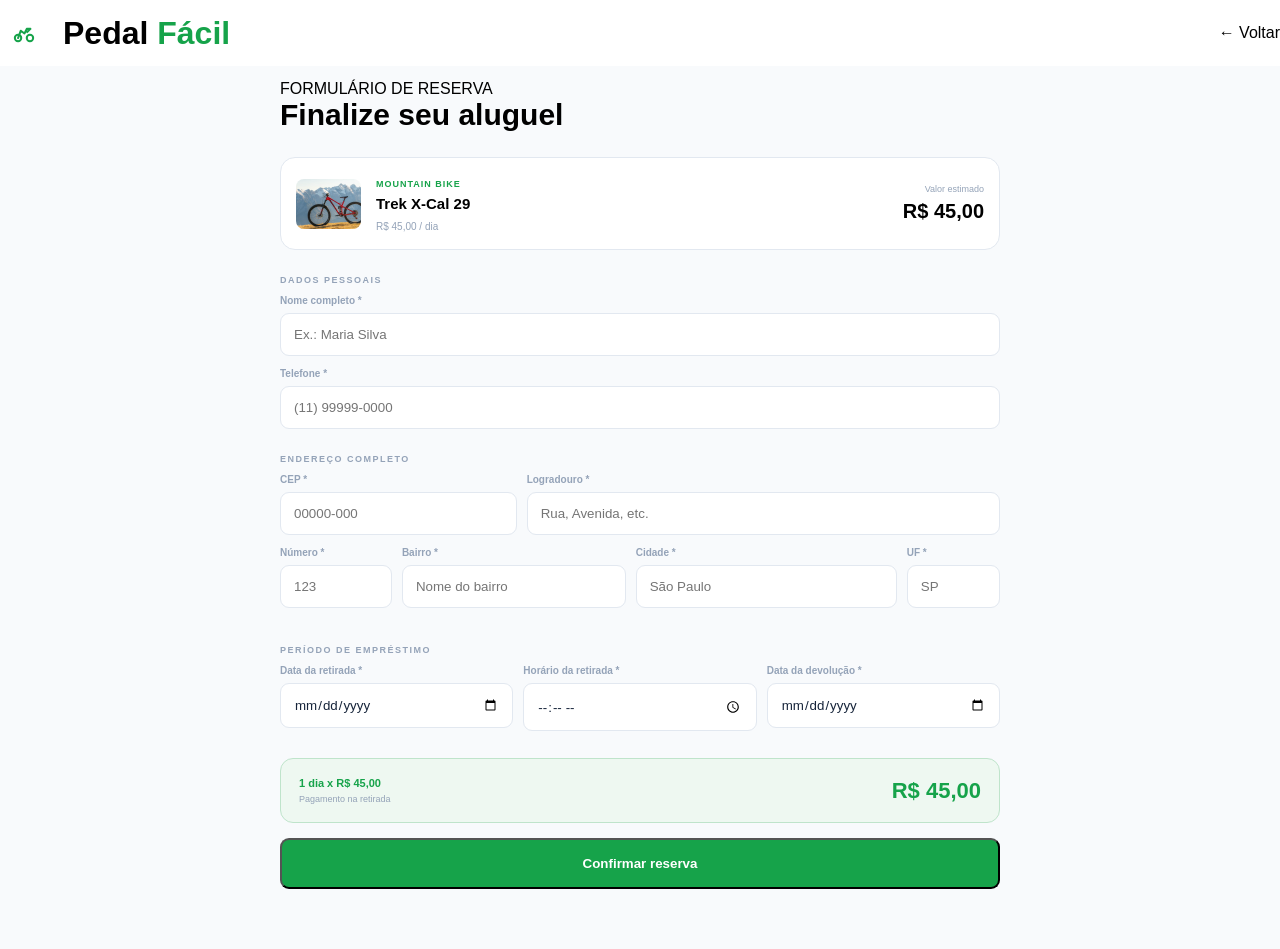
<file: reserva.html>
<!DOCTYPE html>
<html lang="pt-br">
<head>
    <meta charset="UTF-8">
    <meta name="viewport" content="width=device-width, initial-scale=1.0">
    <title>Finalizar reserva - Pedal Fácil</title>
    <link rel="stylesheet" href="style/style.css">
</head>
<body>

    <header class="cabecaralho">
        <div class="logo">
            <div class="logo-icone">
                <svg width="22" height="22" viewBox="0 0 24 24" fill="none" stroke="currentColor" stroke-width="2.2" stroke-linecap="round" stroke-linejoin="round">
                    <circle cx="5.5" cy="17.5" r="3.5"/>
                    <circle cx="18.5" cy="17.5" r="3.5"/>
                    <path d="M5.5 17.5l3-8 4 3 2.5-5H19l-3.5 3.5"/>
                </svg>
            </div>
            <h1>Pedal <span>Fácil</span></h1>
        </div>
        <nav><a href="index.html" class="voltar">← Voltar</a></nav>
    </header>

    <main class="pagina-reserva" id="paginaReserva">
        <section class="reserva">
            <span class="tag">FORMULÁRIO DE RESERVA</span>
            <h1>Finalize seu aluguel</h1>

            <div class="resumo-bike">
                <div class="resumo-esquerda">
                    <img id="imagemBike" src="src/photo-1673121414328-52eff37bc6d0.avif" alt="Bike escolhida">
                    <div>
                        <span class="categoria" id="categoriaBike">MOUNTAIN BIKE</span>
                        <h3 id="nomeBike">Trek X-Cal 29</h3>
                        <span id="valorPorDia">R$ 45,00 / dia</span>
                    </div>
                </div>
                <div class="resumo-bike-total">
                    <span>Valor estimado</span>
                    <strong id="precoTotalTopo">R$ 45,00</strong>
                </div>
            </div>

            <form id="formReserva" class="formulario">
                <h4 class="titulo-secao">DADOS PESSOAIS</h4>
                <label class="campo">Nome completo *<input type="text" id="nome" placeholder="Ex.: Maria Silva" required></label>
                <label class="campo">Telefone *<input type="tel" id="telefone" placeholder="(11) 99999-0000" required></label>

                <h4 class="titulo-secao">ENDEREÇO COMPLETO</h4>
                <div class="campo-grupo">
                    <label class="campo">CEP *<input type="text" placeholder="00000-000" required></label>
                    <label class="campo campo-maior">Logradouro *<input type="text" placeholder="Rua, Avenida, etc." required></label>
                </div>
                
                <div class="campo-grupo-4">
                    <label class="campo">Número *<input type="text" placeholder="123" required></label>
                    <label class="campo campo-bairro">Bairro *<input type="text" placeholder="Nome do bairro" required></label>
                    <label class="campo campo-cidade">Cidade *<input type="text" placeholder="São Paulo" required></label>
                    <label class="campo">UF *<input type="text" maxlength="2" placeholder="SP" required></label>
                </div>

                <h4 class="titulo-secao">PERÍODO DE EMPRÉSTIMO</h4>
                <div class="campo-grupo-3">
                    <label class="campo">Data da retirada *<input type="date" id="dataRetirada" required></label>
                    <label class="campo">Horário da retirada *<input type="time" id="horarioRetirada" required></label>
                    <label class="campo">Data da devolução *<input type="date" id="dataDevolucao" required></label>
                </div>

                <div class="total">
                    <div>
                        <strong id="diasTexto" class="total-linha">1 dia x R$ 45,00</strong>
                        <span class="total-obs">Pagamento na retirada</span>
                    </div>
                    <strong id="precoTotal" class="total-preco">R$ 45,00</strong>
                </div>
                
                <button type="submit" class="btn-confirmar">Confirmar reserva</button>
            </form>
        </section>
    </main>

    <section class="confirmacao" id="confirmacao">
        <div class="icone-confirmacao"><i class="fa-solid fa-check"></i></div>
        <h1>Reserva confirmada!</h1>
        <p>Obrigado, <strong id="nomeCliente">Cliente</strong>! Sua reserva da <strong id="bikeConfirmada">bike</strong> foi recebida.</p>
        <a href="index.html" class="btn-voltar-catalogo">Voltar ao catálogo</a>
    </section>

</body>
</html>
</file>
<file: style/style.css>
* {
    margin: 0;
    padding: 0;
    box-sizing: border-box;
}

:root {
  --green: #16a34a;
  --green-dark: #15803d;
  --green-light: #dcfce7;
  --green-pale: #f0fdf4;
  --slate-900: #0f172a;
  --slate-700: #334155;
  --slate-500: #64748b;
  --slate-400: #94a3b8;
  --slate-200: #e2e8f0;
  --slate-100: #f1f5f9;
  --white: #ffffff;
  --bg: #f8fafc;
  --font-display: 'Outfit', sans-serif;
  --font-body: 'Inter', sans-serif;
}

html {
    scroll-behavior: smooth;
}

body {
    font-family: var(--font-body);
    background: var(--bg);
}

h1 {
    font-family: var(--font-display);
}

nav {
    display: flex;
    gap: 35px;
}

nav a {
    color: var(--cinza);
    text-decoration: none;
}

a {
    display: flex;
    align-items: center;
    cursor: pointer;
}

button {
    cursor: pointer;
}

.cabecaralho {
    width: 100%;
    height: 66px;
    display: flex;
    align-items: center;
    justify-content: space-between;
    background: var(--white);
    position: fixed;
    top: 0;
    z-index: 100;

}

.cabecaralho span {
    color: var(--green);
}

.logo {
    display: flex;
    align-items: center;
    gap: 15px;
}

.logo-icone {
    width: 48px;
    height: 48px;
    color: var(--green);
    display: flex;
    justify-content: center;
    align-items: center;
    font-size: 22px;
}

.botao {
    border: 1px solid;
    border-radius: 10px;
    padding: 10px;
    background-color: var(--green);
    color: var(--white);
    font-family: var(--font-display);
    transition: 0.2s;
}

.botao:hover {
    background-color: var(--green-dark);
}

.textinho {
    padding: 60px 0 0 80px;
    margin-top: 60px;
    display: flex;
    align-items: center;
    justify-content: space-between;
    gap: 100px;
    height: 100vh;
}

.textinho-texto {
    display: flex;
    flex-direction: column;
    gap: 20px;
    font-size: 24px;
    margin-bottom: 30px;
    align-items: flex-start;
}

.textinho-texto h1 {
    font-size: 64px;
}

.verde {
    color: var(--green);
}

.locacao {
    color: var(--green);
    background: var(--green-light);
    border-radius: 20px;
    padding: 10px;
    font-size: 16px;
    letter-spacing: 2px;
}

.textoae {
    font-size: 20px;
    color: var(--cinza);
}

.textinho-imagem {
    width: 50%;
    position: relative;
    top: 85px;
}

.textinho-imagem > img {
    min-height: 200px;
    min-width: 200px;
    max-height: 650px;
    max-width: 650px;
    width: 100%;
    border-radius: 25px;
    display: block;
}

.reservas {
    position: absolute;
    bottom: -20px;
    left: -20px;
    width: 230px;
    background: var(--white);
    padding: 20px;
    border-radius: 18px;
    box-shadow: 0 20px 45px rgba(0,0,0,.12);
}

.reservas > span {
    font-size: 10px;
    color: #98a2b3;
}

.reservas_info {
    display: flex;
    align-items: center;
    gap: 12px;
    margin-top: 15px;
    font-size: 12px;
}

.check {
    width: 35px;
    height: 35px;
    display: flex;
    align-items: center;
    justify-content: center;
    background: #eaf7ef;
    color: #198b4a;
    border-radius: 50%;
}

.estatisticas {
    display: flex;
    gap: 50px;
    margin-top: 38px;
}

.estatisticas div {
    display: flex;
    flex-direction: column;
    gap: 8px;
}

.estatisticas strong {
    font-size: 15px;
}

.estatisticas span {
    font-size: 10px;
    letter-spacing: 1.5px;
    color: #687386;
    font-weight: 700;
}

.como-funciona {
    padding: 75px 9%;
    background: var(--slate-200);
}

.como-funciona h2 {
    text-align: center;
    font-size: 25px;
    margin-bottom: 40px;
}

.passos {
    display: grid;
    grid-template-columns: repeat(3, 1fr);
    gap: 20px;
    max-width: 1000px;
    margin: auto;
}

.passo {
    position: relative;
    min-height: 170px;
    background: white;
    padding: 28px;
    border-radius: 20px;
    overflow: hidden;
}

.passo h3 {
    margin-top: 15px;
    font-size: 14px;
}

.passo p {
    margin-top: 12px;
    color: #687386;
    font-size: 12px;
    line-height: 1.6;
}

.catalogo {
    max-width: 1200px;
    margin: auto;
    padding: 70px 30px;
}

.catalogo-topo {
    display: flex;
    justify-content: space-between;
    align-items: center;
    margin-bottom: 35px;
}

.catalogo h2 {
    font-size: 28px;
}

.modelos-texto {
    color: var(--slate-400);
    font-size: 11px;
}

.lista-bikes {
    display: grid;
    grid-template-columns: repeat(4, 1fr);
    gap: 15px;
}

.bike-card {
    background: var(--white);
    border: 1px solid var(--slate-200);
    border-radius: 18px;
    overflow: hidden;
    transition: .25s;
}

.bike-card:hover {
    transform: translateY(-5px);
    box-shadow: 0 15px 35px rgba(0,0,0,.08);
}

.imagem-bike {
    height: 150px;
    position: relative;
}

.imagem-bike img {
    width: 100%;
    height: 100%;
    object-fit: cover;
}

.badge {
    position: absolute;
    top: 10px;
    left: 10px;
    z-index: 2;
    padding: 6px 9px;
    border-radius: 10px;
    color: var(--white);
    font-size: 9px;
    font-weight: 700;
}

.popular, .nova {
    background: var(--green);
}

.indisponivel {
    background: var(--slate-400);
}

.bike-conteudo {
    padding: 16px;
}

.categoria {
    color: var(--green);
    font-size: 9px;
    font-weight: 800;
    letter-spacing: 1px;
}

.bike-conteudo h3 {
    margin: 7px 0;
    font-size: 15px;
}

.bike-conteudo p {
    color: var(--slate-400);
    font-size: 10px;
    line-height: 1.7;
    min-height: 82px;
}

.linha {
    height: 1px;
    background: var(--slate-200);
    margin: 15px 0;
}

.preco {
    display: flex;
    justify-content: space-between;
    align-items: end;
}

.preco div {
    display: flex;
    align-items: baseline;
    gap: 4px;
    flex-wrap: wrap;
}

.preco div span {
    width: 100%;
    font-size: 9px;
    color: var(--slate-400);
}

.preco strong {
    font-size: 18px;
}

.preco small {
    color: var(--slate-400);
    font-size: 9px;
}

.disponivel {
    color: var(--green);
    font-size: 9px;
}

.texto-indisponivel {
    color: var(--slate-400);
    font-size: 9px;
    border: var(--slate-400);
}

.botao-alugar {
    width: 100%;
    margin-top: 18px;
    padding: 12px;
    background: var(--green);
    color: var(--white);
    border-radius: 10px;
    font-size: 11px;
    font-weight: 700;
    transition: 0.2s;
    border: var(--green);
}

.botao-alugar:hover {
    background: var(--green-dark);
}

.botao-indisponivel {
    width: 100%;
    margin-top: 18px;
    padding: 12px;
    border-radius: 10px;
    background: var(--slate-200);
    color: var(--slate-400);
}

.cta {
    margin-top: 30px;
    padding: 35px;
    border-radius: 22px;
    background: var(--green);
    color: var(--white);
    display: flex;
    align-items: center;
    justify-content: space-between;
}

.cta h2 {
    font-size: 24px;
}

.cta p {
    margin-top: 10px;
    font-size: 12px;
    opacity: .8;
}

.btn-cta {
    background: var(--white);
    color: var(--green);
    padding: 16px 25px;
    border-radius: 30px;
    font-size: 12px;
    font-weight: 700;
    text-decoration: none;
}

.pagina-reserva {
    margin-top: 20px;
    min-height: calc(100vh - 66px);
    padding: 60px 20px;
}

.reserva {
    max-width: 720px;
    margin: auto;
}

.reserva h1 {
    font-size: 30px;
    margin-bottom: 25px;
}

.resumo-bike {
    background: var(--white);
    border: 1px solid var(--slate-200);
    padding: 15px;
    border-radius: 15px;
    display: flex;
    align-items: center;
    justify-content: space-between;
    margin-bottom: 25px;
}

.resumo-esquerda {
    display: flex;
    align-items: center;
    gap: 15px;
}

.resumo-esquerda img {
    width: 65px;
    height: 50px;
    border-radius: 8px;
    object-fit: cover;
}

.resumo-esquerda h3 {
    font-size: 15px;
    margin: 4px 0;
}

#valorPorDia {
    font-size: 10px;
    color: var(--slate-400);
}

.resumo-bike-total {
    text-align: right;
    display: flex;
    flex-direction: column;
    gap: 6px;
}

.resumo-bike-total span {
    font-size: 9px;
    color: var(--slate-400);
}

.resumo-bike-total strong {
    font-size: 20px;
}

.titulo-secao {
    margin: 25px 0 10px;
    font-size: 9px;
    letter-spacing: 1.5px;
    color: var(--slate-400);
}

.campo {
    display: flex;
    flex-direction: column;
    gap: 7px;
    font-size: 10px;
    font-weight: 700;
    color: var(--slate-400);
    margin-bottom: 12px;
}

input {
    width: 100%;
    padding: 13px;
    border-radius: 9px;
    border: 1px solid var(--slate-200);
    outline: none;
    font-family: inherit;
    color: #16243a;
}

input:focus {
    border-color: var(--green);
    box-shadow: 0 0 0 3px rgba(25,139,74,.1);
}

.campo-grupo {
    display: grid;
    grid-template-columns: 1fr 2fr;
    gap: 10px;
}

.campo-grupo-4 {
    display: grid;
    grid-template-columns: .6fr 1.2fr 1.4fr .5fr;
    gap: 10px;
}

.campo-grupo-3 {
    display: grid;
    grid-template-columns: repeat(3, 1fr);
    gap: 10px;
}

.total {
    margin-top: 15px;
    padding: 18px;
    background: #eef8f1;
    border: 1px solid #bfe4cb;
    border-radius: 13px;
    display: flex;
    justify-content: space-between;
    align-items: center;
}

.total div {
    display: flex;
    flex-direction: column;
    gap: 5px;
}

.total-linha {
    font-size: 11px;
    color: var(--green);
}

.total-obs {
    font-size: 9px;
    color: var(--slate-400);
}

.total-preco {
    font-size: 22px;
    color: var(--green);
}

.btn-confirmar {
    width: 100%;
    margin-top: 15px;
    padding: 16px;
    background: var(--green);
    color: var(--white);
    border-radius: 9px;
    font-weight: 700;
}

.confirmacao {
    display: none;
    min-height: calc(100vh - 66px);
    flex-direction: column;
    align-items: center;
    justify-content: center;
    text-align: center;
    padding: 20px;
}

.icone-confirmacao {
    width: 58px;
    height: 58px;
    display: flex;
    align-items: center;
    justify-content: center;
    border-radius: 50%;
    background: var(--slate-100);
    color: var(--green);
    font-size: 22px;
    margin-bottom: 20px;
}

.confirmacao h1 {
    font-size: 28px;
}

.confirmacao p {
    max-width: 400px;
    margin: 12px 0 22px;
    font-size: 13px;
    color: var(--slate-400);
    line-height: 1.7;
}

.btn-voltar-catalogo {
    padding: 14px 25px;
    background: var(--green);
    color: var(--white);
    border-radius: 25px;
    font-size: 12px;
    font-weight: 700;
}
</file>
